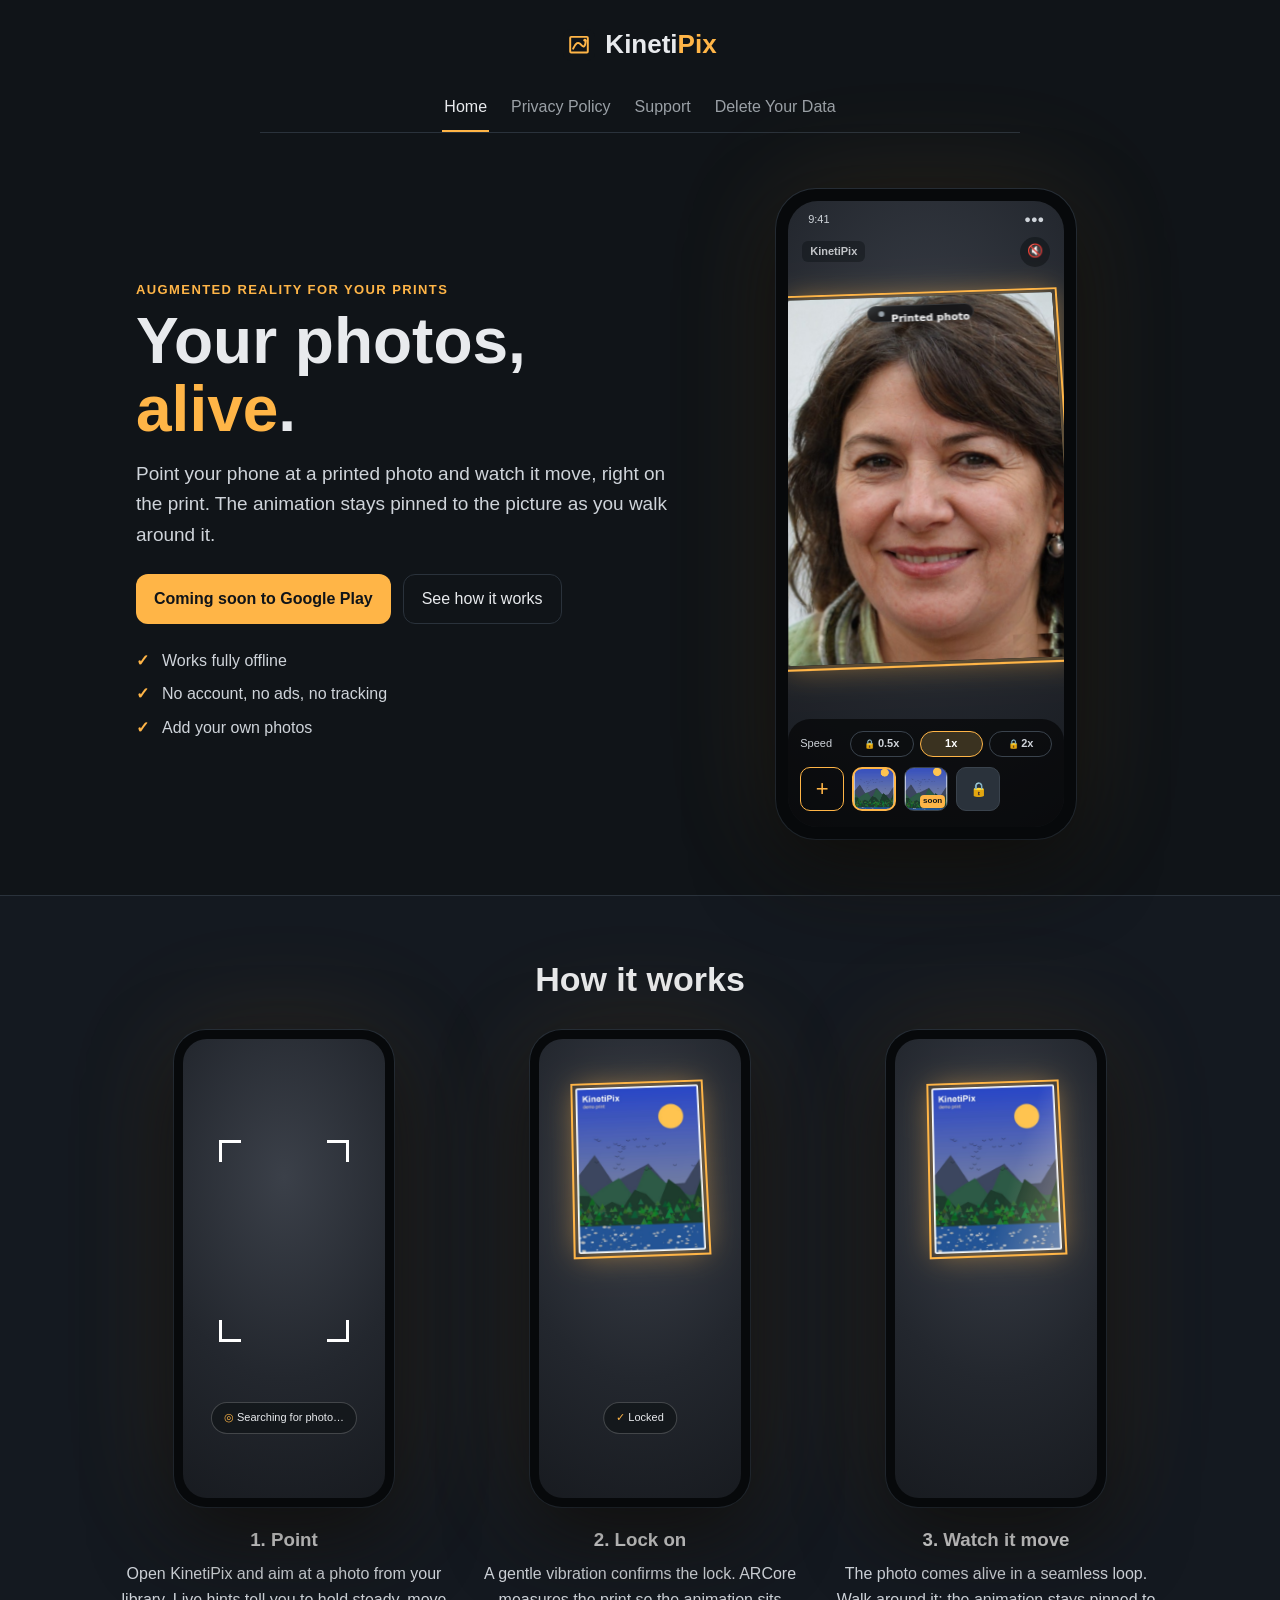
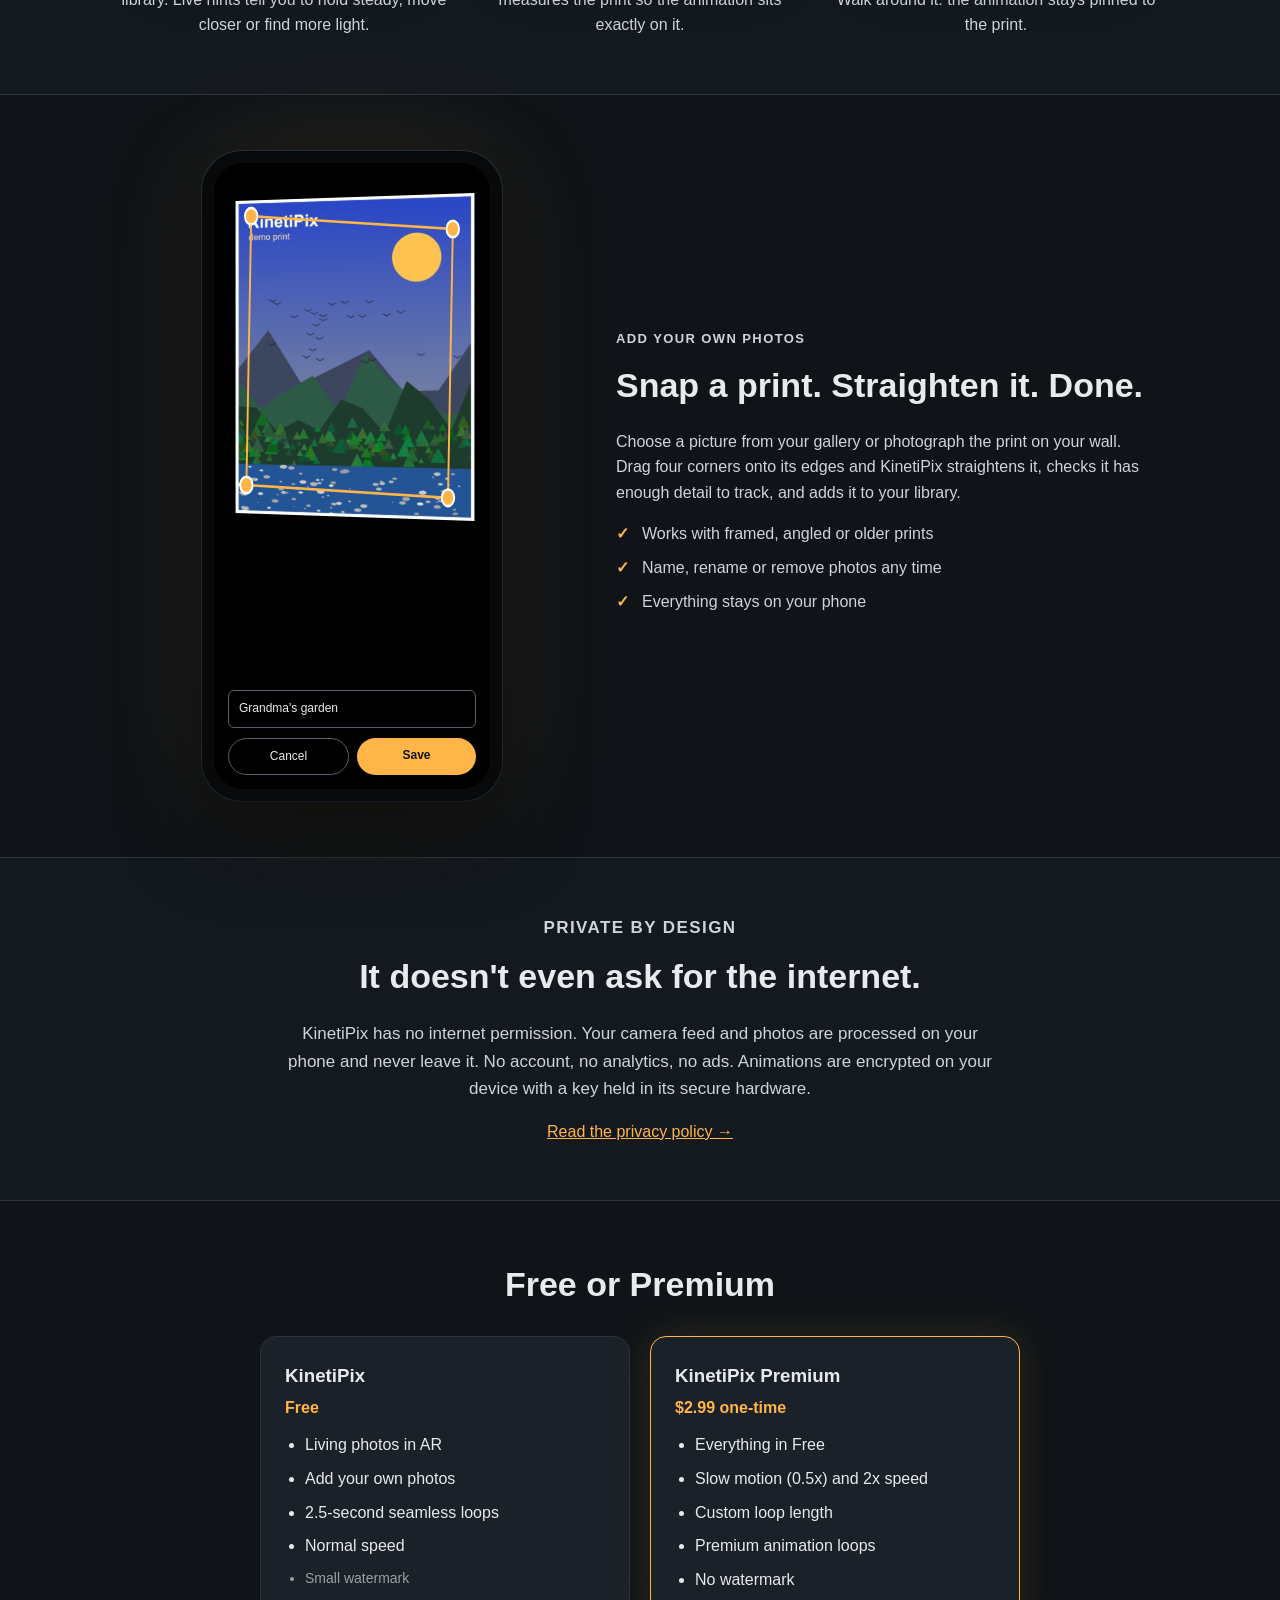
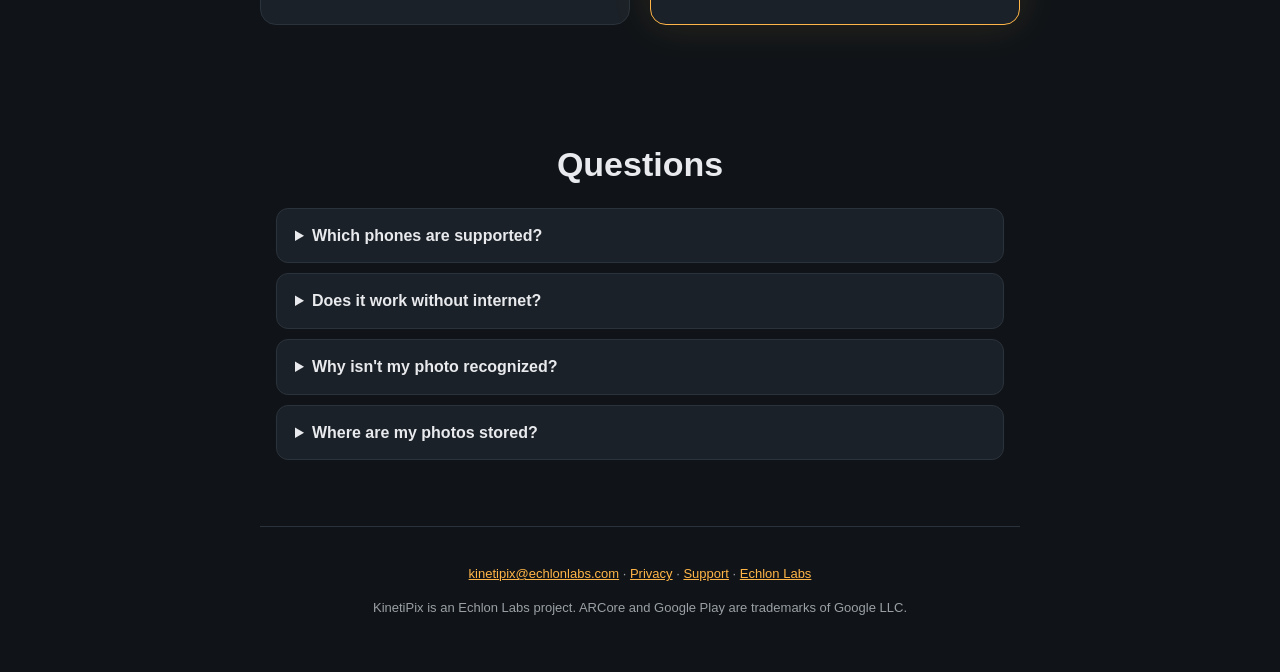
<file: index.html>
<!DOCTYPE html>
<html lang="en">
<head>
<meta charset="UTF-8">
<meta name="viewport" content="width=device-width, initial-scale=1.0">
<title>KinetiPix — Bring your printed photos to life</title>
<meta name="description" content="Point your phone at a printed photo and watch it come to life in augmented reality. KinetiPix works fully offline: no account, no ads, no tracking.">
<meta property="og:title" content="KinetiPix — Bring your printed photos to life">
<meta property="og:description" content="Point your phone at a printed photo and watch it move, right on the print. Works fully offline.">
<meta property="og:image" content="https://kinetipix.echlonlabs.com/assets/feature-graphic-1024x500.png">
<meta property="og:url" content="https://kinetipix.echlonlabs.com/">
<meta name="twitter:card" content="summary_large_image">
<meta name="theme-color" content="#101418">
<link rel="icon" type="image/png" href="assets/favicon-64.png">
<link rel="apple-touch-icon" href="assets/logo-192.png">
<link rel="stylesheet" href="style.css">
</head>
<body>
<header class="site-header">
  <a class="brand" href="index.html"><img src="assets/logo.svg" alt="" width="32" height="32"><span class="wordmark">Kineti<span>Pix</span></span></a>
</header>
<nav>
  <a href="index.html" class="active">Home</a>
  <a href="privacy-policy.html">Privacy Policy</a>
  <a href="support.html">Support</a>
  <a href="delete-data.html">Delete Your Data</a>
</nav>

<section class="hero">
  <div class="hero-copy">
    <p class="eyebrow">Augmented reality for your prints</p>
    <h1>Your photos, <em>alive</em>.</h1>
    <p class="lead">Point your phone at a printed photo and watch it move, right on the print. The animation stays pinned to the picture as you walk around it.</p>
    <div class="cta-row">
      <span class="badge-soon">Coming soon to Google Play</span>
      <a class="btn-ghost" href="#how">See how it works</a>
    </div>
    <ul class="hero-points">
      <li>Works fully offline</li>
      <li>No account, no ads, no tracking</li>
      <li>Add your own photos</li>
    </ul>
  </div>

  <!-- Mockup of the app's AR screen at the moment a print locks on. -->
  <div class="phone" aria-label="KinetiPix app showing an animated photo locked onto a print">
    <div class="screen scene">
      <div class="statusbar"><span>9:41</span><span>●●●</span></div>
      <div class="topbar">
        <span class="chip-mark">KinetiPix</span>
        <span class="fab" aria-hidden="true">🔇</span>
      </div>
      <div class="print locked">
        <img src="assets/print.jpg" alt="">
        <span class="shimmer"></span>
      </div>
      <div class="controls">
        <div class="speed"><span>Speed</span><b class="lock">0.5x</b><b class="on">1x</b><b class="lock">2x</b></div>
        <div class="carousel">
          <i class="tile add">+</i>
          <i class="tile sel" style="background-image:url(assets/print.jpg)"></i>
          <i class="tile" style="background-image:url(assets/print.jpg)"><b class="soon">soon</b></i>
          <i class="tile locked-tile"></i>
        </div>
      </div>
    </div>
  </div>
</section>

<section id="how" class="band">
  <h2>How it works</h2>
  <div class="steps">
    <div class="step">
      <div class="phone small">
        <div class="screen scene">
          <div class="reticle"></div>
          <span class="hint">Searching for photo…</span>
        </div>
      </div>
      <h3>1. Point</h3>
      <p>Open KinetiPix and aim at a photo from your library. Live hints tell you to hold steady, move closer or find more light.</p>
    </div>
    <div class="step">
      <div class="phone small">
        <div class="screen scene">
          <div class="print locked mini"><img src="assets/print.jpg" alt=""></div>
          <span class="hint ok">Locked</span>
        </div>
      </div>
      <h3>2. Lock on</h3>
      <p>A gentle vibration confirms the lock. ARCore measures the print so the animation sits exactly on it.</p>
    </div>
    <div class="step">
      <div class="phone small">
        <div class="screen scene">
          <div class="print locked mini moving"><img src="assets/print.jpg" alt=""><span class="shimmer"></span></div>
        </div>
      </div>
      <h3>3. Watch it move</h3>
      <p>The photo comes alive in a seamless loop. Walk around it: the animation stays pinned to the print.</p>
    </div>
  </div>
</section>

<section class="split">
  <div class="phone">
    <div class="screen crop">
      <div class="crop-stage">
        <img src="assets/print.jpg" alt="">
        <svg viewBox="0 0 100 100" preserveAspectRatio="none" aria-hidden="true">
          <polygon points="8,6 92,10 90,94 6,90"></polygon>
          <circle cx="8" cy="6" r="2.6"></circle><circle cx="92" cy="10" r="2.6"></circle>
          <circle cx="90" cy="94" r="2.6"></circle><circle cx="6" cy="90" r="2.6"></circle>
        </svg>
      </div>
      <div class="crop-form">
        <span class="field">Grandma's garden</span>
        <div class="crop-buttons"><span class="b2">Cancel</span><span class="b1">Save</span></div>
      </div>
    </div>
  </div>
  <div class="split-copy">
    <p class="eyebrow">Add your own photos</p>
    <h2>Snap a print. Straighten it. Done.</h2>
    <p>Choose a picture from your gallery or photograph the print on your wall. Drag four corners onto its edges and KinetiPix straightens it, checks it has enough detail to track, and adds it to your library.</p>
    <ul class="ticks">
      <li>Works with framed, angled or older prints</li>
      <li>Name, rename or remove photos any time</li>
      <li>Everything stays on your phone</li>
    </ul>
  </div>
</section>

<section class="band">
  <div class="privacy">
    <p class="eyebrow">Private by design</p>
    <h2>It doesn't even ask for the internet.</h2>
    <p>KinetiPix has no internet permission. Your camera feed and photos are processed on your phone and never leave it. No account, no analytics, no ads. Animations are encrypted on your device with a key held in its secure hardware.</p>
    <a href="privacy-policy.html">Read the privacy policy →</a>
  </div>
</section>

<section class="pricing">
  <h2>Free or Premium</h2>
  <div class="plans">
    <div class="plan">
      <h3>KinetiPix</h3>
      <p class="price">Free</p>
      <ul>
        <li>Living photos in AR</li>
        <li>Add your own photos</li>
        <li>2.5-second seamless loops</li>
        <li>Normal speed</li>
        <li class="muted">Small watermark</li>
      </ul>
    </div>
    <div class="plan featured">
      <h3>KinetiPix Premium</h3>
      <p class="price">$2.99 one-time</p>
      <ul>
        <li>Everything in Free</li>
        <li>Slow motion (0.5x) and 2x speed</li>
        <li>Custom loop length</li>
        <li>Premium animation loops</li>
        <li>No watermark</li>
      </ul>
    </div>
  </div>
</section>

<section class="faq">
  <h2>Questions</h2>
  <details><summary>Which phones are supported?</summary><p>Android 9 or newer phones that support <a href="https://developers.google.com/ar/devices" rel="noopener">Google Play Services for AR</a>.</p></details>
  <details><summary>Does it work without internet?</summary><p>Yes, completely. KinetiPix does not request internet access at all.</p></details>
  <details><summary>Why isn't my photo recognized?</summary><p>Only photos in your KinetiPix library come to life, so add it first. Then move the phone slowly for a second so the app can measure the print. Very plain photos have too little detail to track. More tips on the <a href="support.html">support page</a>.</p></details>
  <details><summary>Where are my photos stored?</summary><p>Only on your phone, in the app's private storage. You can delete them in the app, or clear everything by uninstalling. See <a href="delete-data.html">Delete Your Data</a>.</p></details>
</section>

<footer>
  <p><a href="mailto:kinetipix@echlonlabs.com">kinetipix@echlonlabs.com</a> · <a href="privacy-policy.html">Privacy</a> · <a href="support.html">Support</a> · <a href="https://echlonlabs.com">Echlon Labs</a></p>
  <p>KinetiPix is an Echlon Labs project. ARCore and Google Play are trademarks of Google LLC.</p>
</footer>
<script src="kp-live.js?v=4" defer></script></body>
</html>
</file>
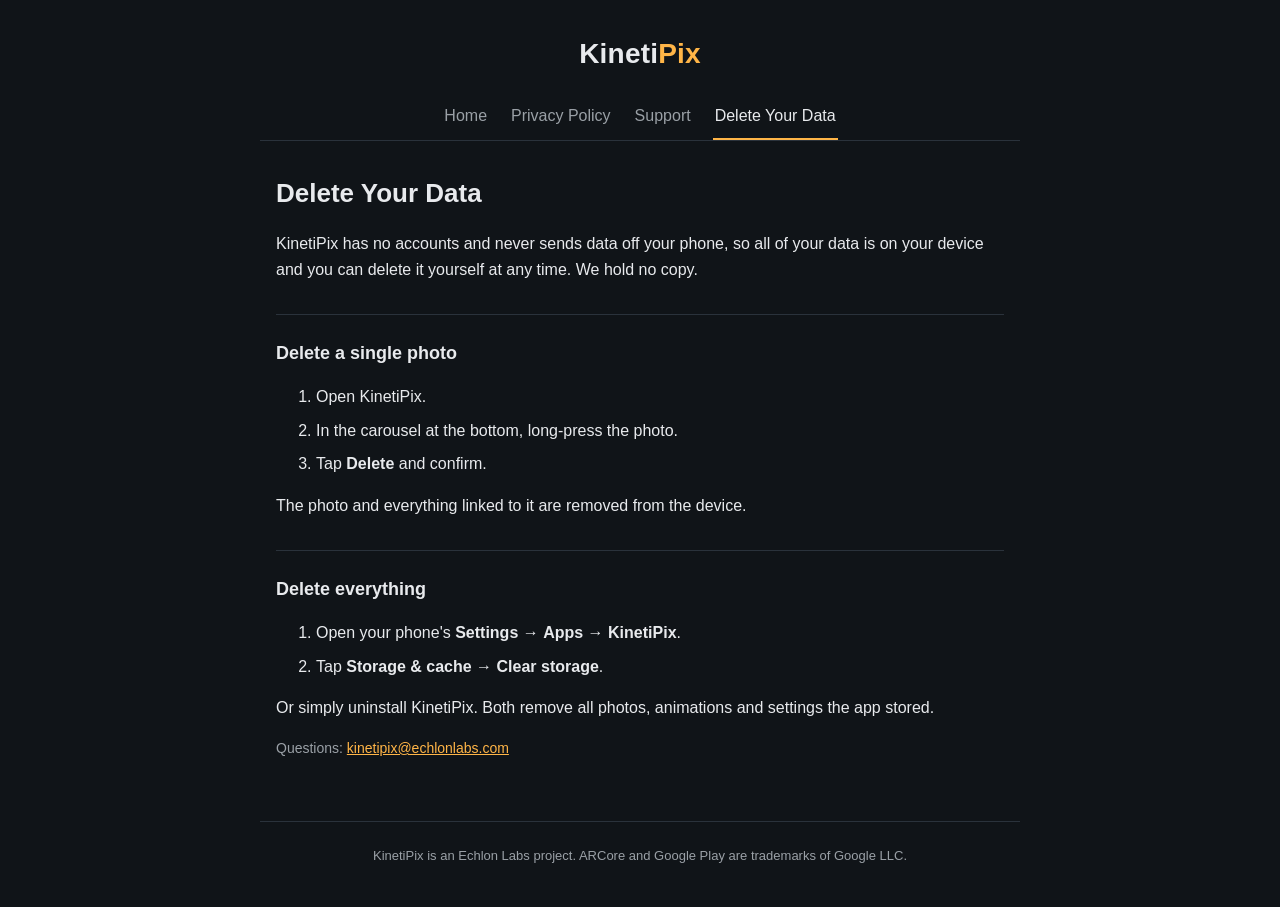
<file: delete-data.html>
<!DOCTYPE html>
<html lang="en">
<head>
<meta charset="UTF-8">
<meta name="viewport" content="width=device-width, initial-scale=1.0">
<title>KinetiPix — Delete Your Data</title>
<link rel="stylesheet" href="style.css">
</head>
<body>
<header>
  <h1>Kineti<span>Pix</span></h1>
</header>
<nav>
  <a href="index.html">Home</a>
  <a href="privacy-policy.html">Privacy Policy</a>
  <a href="support.html">Support</a>
  <a href="delete-data.html" class="active">Delete Your Data</a>
</nav>
<main>
  <h1>Delete Your Data</h1>
  <p>KinetiPix has no accounts and never sends data off your phone, so all of your data is on your device and you can delete it yourself at any time. We hold no copy.</p>

  <h2>Delete a single photo</h2>
  <ol>
    <li>Open KinetiPix.</li>
    <li>In the carousel at the bottom, long-press the photo.</li>
    <li>Tap <strong>Delete</strong> and confirm.</li>
  </ol>
  <p>The photo and everything linked to it are removed from the device.</p>

  <h2>Delete everything</h2>
  <ol>
    <li>Open your phone's <strong>Settings</strong> → <strong>Apps</strong> → <strong>KinetiPix</strong>.</li>
    <li>Tap <strong>Storage &amp; cache</strong> → <strong>Clear storage</strong>.</li>
  </ol>
  <p>Or simply uninstall KinetiPix. Both remove all photos, animations and settings the app stored.</p>

  <p class="muted">Questions: <a href="mailto:kinetipix@echlonlabs.com">kinetipix@echlonlabs.com</a></p>
</main>
<footer>
  KinetiPix is an Echlon Labs project. ARCore and Google Play are trademarks of Google LLC.
</footer>
</body>
</html>
</file>
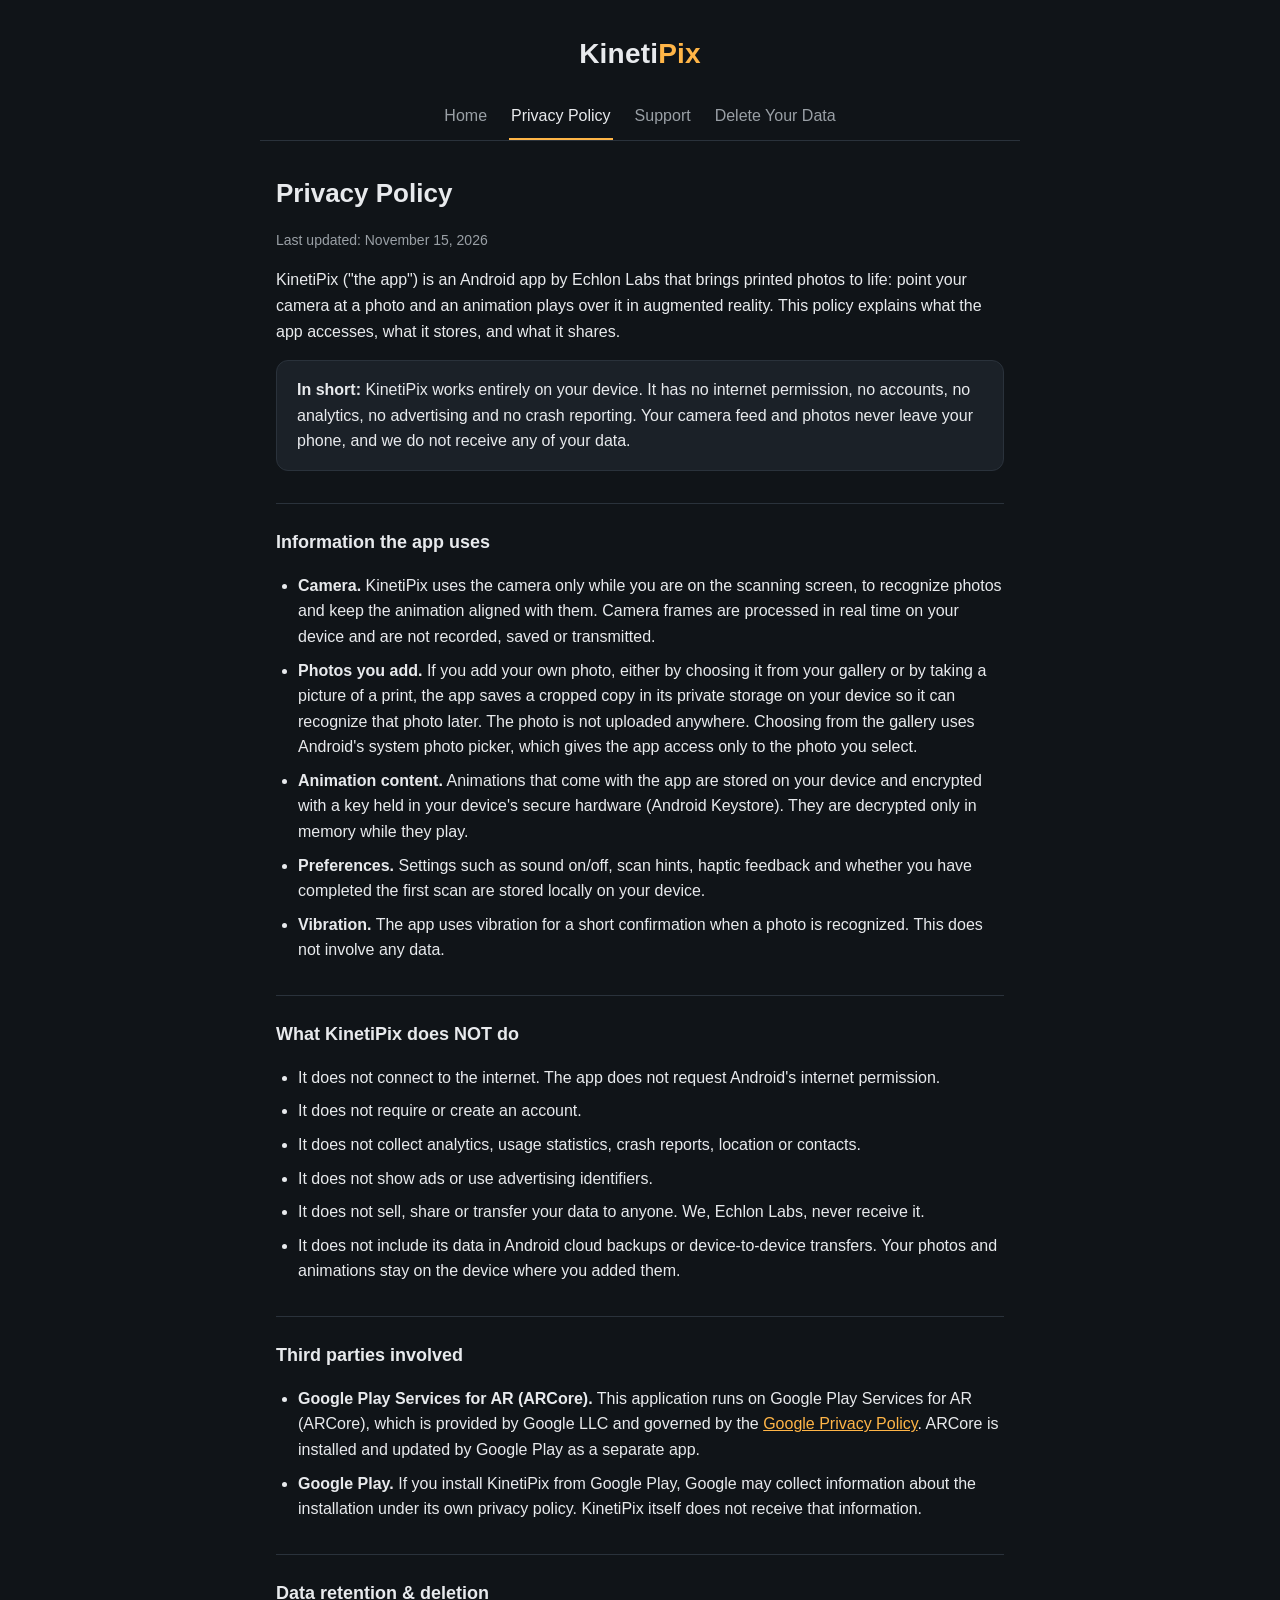
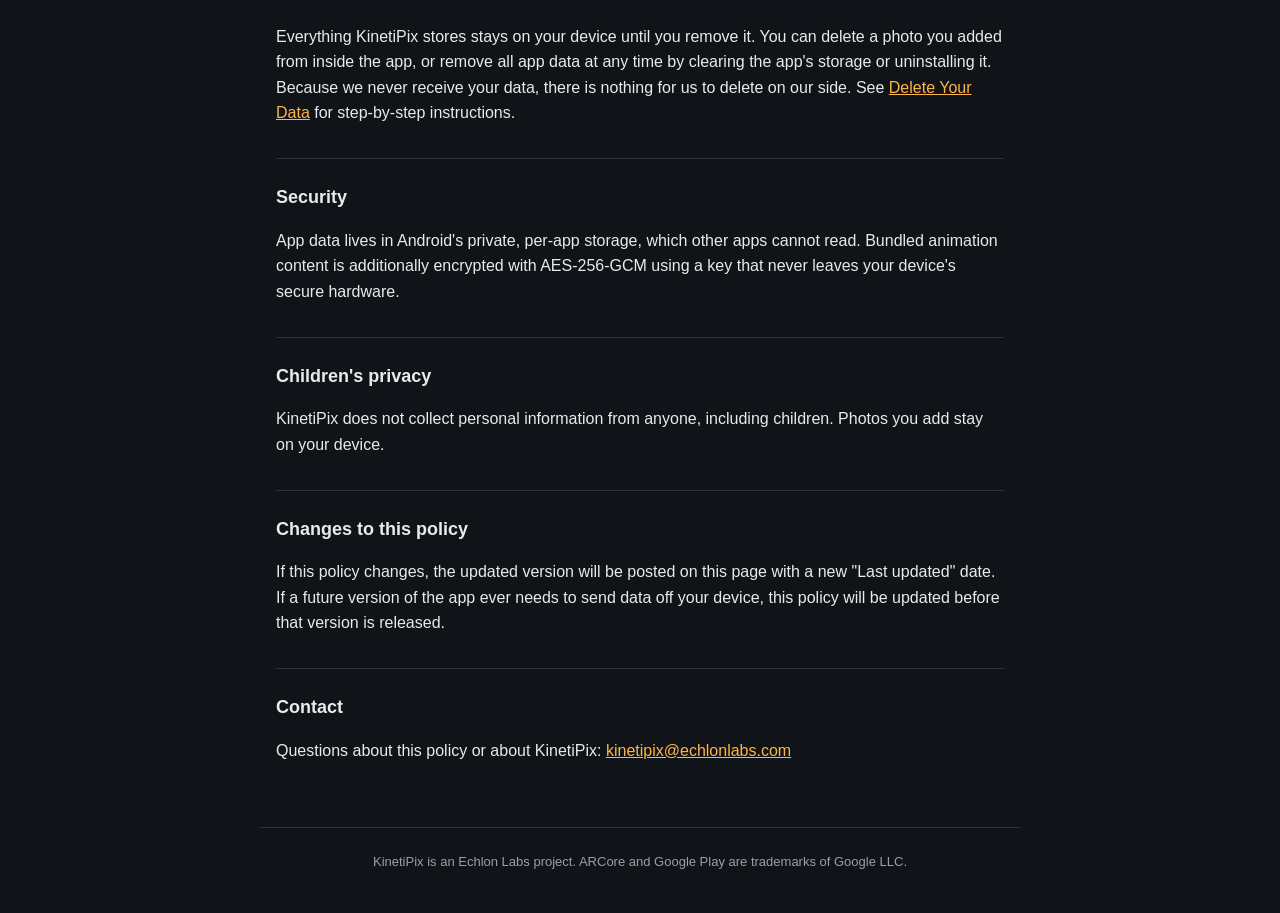
<file: privacy-policy.html>
<!DOCTYPE html>
<html lang="en">
<head>
<meta charset="UTF-8">
<meta name="viewport" content="width=device-width, initial-scale=1.0">
<title>KinetiPix — Privacy Policy</title>
<meta name="description" content="How KinetiPix handles your camera, photos and data. KinetiPix works fully offline and never sends your data anywhere.">
<link rel="stylesheet" href="style.css">
</head>
<body>
<header>
  <h1>Kineti<span>Pix</span></h1>
</header>
<nav>
  <a href="index.html">Home</a>
  <a href="privacy-policy.html" class="active">Privacy Policy</a>
  <a href="support.html">Support</a>
  <a href="delete-data.html">Delete Your Data</a>
</nav>
<main>
  <h1>Privacy Policy</h1>
  <p class="muted">Last updated: November 15, 2026</p>

  <p>KinetiPix ("the app") is an Android app by Echlon Labs that brings printed photos to life: point your camera at a photo and an animation plays over it in augmented reality. This policy explains what the app accesses, what it stores, and what it shares.</p>

  <div class="card">
    <strong>In short:</strong> KinetiPix works entirely on your device. It has no internet permission, no accounts, no analytics, no advertising and no crash reporting. Your camera feed and photos never leave your phone, and we do not receive any of your data.
  </div>

  <h2>Information the app uses</h2>
  <ul>
    <li><strong>Camera.</strong> KinetiPix uses the camera only while you are on the scanning screen, to recognize photos and keep the animation aligned with them. Camera frames are processed in real time on your device and are not recorded, saved or transmitted.</li>
    <li><strong>Photos you add.</strong> If you add your own photo, either by choosing it from your gallery or by taking a picture of a print, the app saves a cropped copy in its private storage on your device so it can recognize that photo later. The photo is not uploaded anywhere. Choosing from the gallery uses Android's system photo picker, which gives the app access only to the photo you select.</li>
    <li><strong>Animation content.</strong> Animations that come with the app are stored on your device and encrypted with a key held in your device's secure hardware (Android Keystore). They are decrypted only in memory while they play.</li>
    <li><strong>Preferences.</strong> Settings such as sound on/off, scan hints, haptic feedback and whether you have completed the first scan are stored locally on your device.</li>
    <li><strong>Vibration.</strong> The app uses vibration for a short confirmation when a photo is recognized. This does not involve any data.</li>
  </ul>

  <h2>What KinetiPix does NOT do</h2>
  <ul>
    <li>It does not connect to the internet. The app does not request Android's internet permission.</li>
    <li>It does not require or create an account.</li>
    <li>It does not collect analytics, usage statistics, crash reports, location or contacts.</li>
    <li>It does not show ads or use advertising identifiers.</li>
    <li>It does not sell, share or transfer your data to anyone. We, Echlon Labs, never receive it.</li>
    <li>It does not include its data in Android cloud backups or device-to-device transfers. Your photos and animations stay on the device where you added them.</li>
  </ul>

  <h2>Third parties involved</h2>
  <ul>
    <li><strong>Google Play Services for AR (ARCore).</strong> This application runs on Google Play Services for AR (ARCore), which is provided by Google LLC and governed by the <a href="https://policies.google.com/privacy" rel="noopener">Google Privacy Policy</a>. ARCore is installed and updated by Google Play as a separate app.</li>
    <li><strong>Google Play.</strong> If you install KinetiPix from Google Play, Google may collect information about the installation under its own privacy policy. KinetiPix itself does not receive that information.</li>
  </ul>

  <h2>Data retention &amp; deletion</h2>
  <p>Everything KinetiPix stores stays on your device until you remove it. You can delete a photo you added from inside the app, or remove all app data at any time by clearing the app's storage or uninstalling it. Because we never receive your data, there is nothing for us to delete on our side. See <a href="delete-data.html">Delete Your Data</a> for step-by-step instructions.</p>

  <h2>Security</h2>
  <p>App data lives in Android's private, per-app storage, which other apps cannot read. Bundled animation content is additionally encrypted with AES-256-GCM using a key that never leaves your device's secure hardware.</p>

  <h2>Children's privacy</h2>
  <p>KinetiPix does not collect personal information from anyone, including children. Photos you add stay on your device.</p>

  <h2>Changes to this policy</h2>
  <p>If this policy changes, the updated version will be posted on this page with a new "Last updated" date. If a future version of the app ever needs to send data off your device, this policy will be updated before that version is released.</p>

  <h2>Contact</h2>
  <p>Questions about this policy or about KinetiPix: <a href="mailto:kinetipix@echlonlabs.com">kinetipix@echlonlabs.com</a></p>
</main>
<footer>
  KinetiPix is an Echlon Labs project. ARCore and Google Play are trademarks of Google LLC.
</footer>
</body>
</html>
</file>
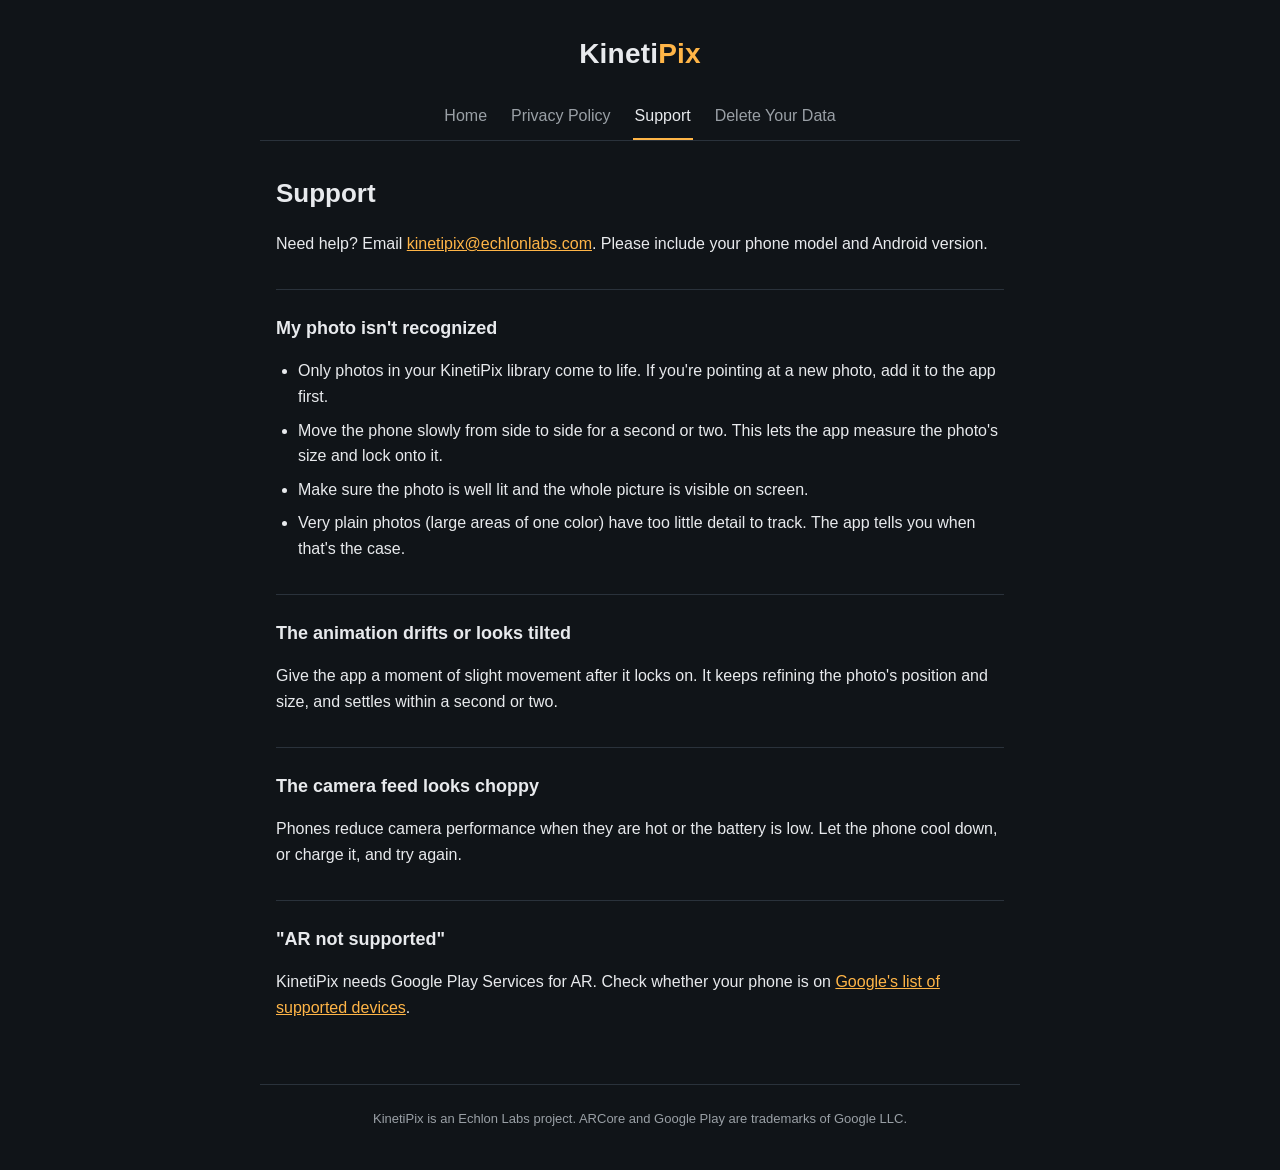
<file: support.html>
<!DOCTYPE html>
<html lang="en">
<head>
<meta charset="UTF-8">
<meta name="viewport" content="width=device-width, initial-scale=1.0">
<title>KinetiPix — Support</title>
<link rel="stylesheet" href="style.css">
</head>
<body>
<header>
  <h1>Kineti<span>Pix</span></h1>
</header>
<nav>
  <a href="index.html">Home</a>
  <a href="privacy-policy.html">Privacy Policy</a>
  <a href="support.html" class="active">Support</a>
  <a href="delete-data.html">Delete Your Data</a>
</nav>
<main>
  <h1>Support</h1>
  <p>Need help? Email <a href="mailto:kinetipix@echlonlabs.com">kinetipix@echlonlabs.com</a>. Please include your phone model and Android version.</p>

  <h2>My photo isn't recognized</h2>
  <ul>
    <li>Only photos in your KinetiPix library come to life. If you're pointing at a new photo, add it to the app first.</li>
    <li>Move the phone slowly from side to side for a second or two. This lets the app measure the photo's size and lock onto it.</li>
    <li>Make sure the photo is well lit and the whole picture is visible on screen.</li>
    <li>Very plain photos (large areas of one color) have too little detail to track. The app tells you when that's the case.</li>
  </ul>

  <h2>The animation drifts or looks tilted</h2>
  <p>Give the app a moment of slight movement after it locks on. It keeps refining the photo's position and size, and settles within a second or two.</p>

  <h2>The camera feed looks choppy</h2>
  <p>Phones reduce camera performance when they are hot or the battery is low. Let the phone cool down, or charge it, and try again.</p>

  <h2>"AR not supported"</h2>
  <p>KinetiPix needs Google Play Services for AR. Check whether your phone is on <a href="https://developers.google.com/ar/devices" rel="noopener">Google's list of supported devices</a>.</p>
</main>
<footer>
  KinetiPix is an Echlon Labs project. ARCore and Google Play are trademarks of Google LLC.
</footer>
</body>
</html>
</file>
<file: style.css>
:root {
  --bg: #101418;
  --card: #1b2128;
  --text: #e8eaed;
  --muted: #9aa0a6;
  --accent: #ffb547;
  --border: #2a323b;
}

* { box-sizing: border-box; }

body {
  margin: 0;
  font-family: -apple-system, BlinkMacSystemFont, "Segoe UI", Roboto, Helvetica, Arial, sans-serif;
  background: var(--bg);
  color: var(--text);
  line-height: 1.6;
}

header {
  padding: 32px 16px 8px;
  text-align: center;
}

header h1 {
  margin: 0;
  max-width: 760px;
  margin-inline: auto;
  font-size: 28px;
  letter-spacing: 0.2px;
}

header h1 span { color: var(--accent); }

nav {
  max-width: 760px;
  margin: 0 auto;
  padding: 8px 16px 0;
  display: flex;
  flex-wrap: wrap;
  justify-content: center;
  gap: 8px 20px;
  border-bottom: 1px solid var(--border);
}

nav a {
  color: var(--muted);
  text-decoration: none;
  padding: 10px 2px;
  border-bottom: 2px solid transparent;
}

nav a:hover { color: var(--text); }
nav a.active { color: var(--text); border-bottom-color: var(--accent); }

main {
  max-width: 760px;
  margin: 0 auto;
  padding: 24px 16px 48px;
}

h1 { font-size: 26px; margin: 8px 0; }
h2 { margin-top: 32px; font-size: 18px; border-top: 1px solid var(--border); padding-top: 24px; }

a { color: var(--accent); }

ul { padding-left: 22px; }
li { margin: 8px 0; }

.card {
  background: var(--card);
  border: 1px solid var(--border);
  border-radius: 12px;
  padding: 16px 20px;
  margin: 16px 0;
}

.muted { color: var(--muted); font-size: 14px; }

footer {
  max-width: 760px;
  margin: 0 auto;
  padding: 24px 16px 40px;
  border-top: 1px solid var(--border);
  color: var(--muted);
  font-size: 13px;
  text-align: center;
}

/* ---------------------------------------------------------------- landing page */
.site-header { padding: 24px 16px 8px; text-align: center; }
.brand { display: inline-flex; align-items: center; gap: 10px; color: var(--text); text-decoration: none; font-size: 26px; font-weight: 700; }
.brand .wordmark span { color: var(--accent); }
.brand img { border-radius: 8px; }

section { max-width: 1040px; margin: 0 auto; padding: 56px 16px; }
section h2 { border: 0; padding: 0; margin: 0 0 16px; font-size: clamp(24px, 4vw, 34px); }
.eyebrow { color: var(--accent); text-transform: uppercase; letter-spacing: 1.4px; font-size: 13px; font-weight: 600; margin: 0 0 8px; }

.hero { display: grid; grid-template-columns: 1.1fr 0.9fr; gap: 40px; align-items: center; }
.hero h1 { font-size: clamp(38px, 7vw, 64px); line-height: 1.05; margin: 0 0 16px; }
.hero h1 em { font-style: normal; color: var(--accent); }
.lead { font-size: 19px; color: #cfd4da; margin: 0 0 24px; }
.cta-row { display: flex; flex-wrap: wrap; gap: 12px; align-items: center; margin-bottom: 24px; }
.badge-soon { background: var(--accent); color: #101418; font-weight: 700; padding: 12px 18px; border-radius: 12px; }
.btn-ghost { border: 1px solid var(--border); color: var(--text); text-decoration: none; padding: 11px 18px; border-radius: 12px; }
.btn-ghost:hover { border-color: var(--accent); }
.hero-points, .ticks { list-style: none; padding: 0; margin: 0; }
.hero-points li, .ticks li { padding-left: 26px; position: relative; color: #cfd4da; }
.hero-points li::before, .ticks li::before { content: "\2713"; color: var(--accent); position: absolute; left: 0; font-weight: 700; }

/* Phone mockups, drawn in CSS from the real app's UI. */
.phone { position: relative; width: min(300px, 78vw); aspect-ratio: 9 / 19.5; margin: 0 auto; border-radius: 40px; background: #07090b;
  padding: 12px; box-shadow: 0 30px 80px rgba(0, 0, 0, 0.55), 0 0 0 1px #2a323b, 0 0 120px rgba(255, 181, 71, 0.12); }
.phone.small { width: min(220px, 60vw); border-radius: 32px; padding: 9px; }
.screen { position: relative; height: 100%; border-radius: 30px; overflow: hidden; }
.phone.small .screen { border-radius: 24px; }
.scene { background: radial-gradient(120% 80% at 50% 30%, #3b4049 0%, #23272e 55%, #171a1f 100%); }
.statusbar { display: flex; justify-content: space-between; padding: 10px 20px 0; font-size: 11px; color: #cfd4da; }
.topbar { display: flex; justify-content: space-between; align-items: center; padding: 8px 14px; }
.chip-mark { background: rgba(16, 20, 24, 0.6); border-radius: 6px; padding: 2px 8px; font-size: 11px; font-weight: 700; opacity: 0.8; }
.fab { width: 30px; height: 30px; border-radius: 50%; background: rgba(16, 20, 24, 0.6); display: grid; place-items: center; font-size: 13px; }

.print { position: relative; width: 70%; margin: 12px auto 0; transform: perspective(600px) rotateX(8deg) rotateZ(-2deg); }
.print img { display: block; width: 100%; border-radius: 2px; }
.print.locked { outline: 2px solid var(--accent); outline-offset: 3px; box-shadow: 0 0 28px rgba(255, 181, 71, 0.55); }
.print.mini { width: 62%; margin-top: 22%; }
.shimmer { position: absolute; inset: 0; background: linear-gradient(110deg, transparent 30%, rgba(255, 220, 160, 0.35) 50%, transparent 70%);
  background-size: 250% 100%; animation: shimmer 2.5s linear infinite; mix-blend-mode: screen; }
.moving img { animation: breathe 2.5s ease-in-out infinite; transform-origin: 50% 70%; }
@keyframes shimmer { from { background-position: 150% 0; } to { background-position: -100% 0; } }
@keyframes breathe { 0%, 100% { transform: scale(1); } 50% { transform: scale(1.035); } }

.controls { position: absolute; left: 0; right: 0; bottom: 0; padding: 12px 12px 16px; background: rgba(0, 0, 0, 0.6); border-radius: 22px 22px 0 0; }
.speed { display: flex; align-items: center; gap: 6px; font-size: 11px; margin-bottom: 10px; }
.speed span { width: 44px; color: #cfd4da; }
.speed b { flex: 1; text-align: center; border: 1px solid #3a434d; border-radius: 999px; padding: 3px 0; font-weight: 600; color: #cfd4da; }
.speed b.on { background: #3a3220; border-color: var(--accent); color: #fff; }
.speed b.lock::before { content: "\1F512  "; font-size: 9px; }
.carousel { display: flex; gap: 8px; }
.tile { width: 44px; height: 44px; border-radius: 10px; background: #2a323b center / cover; border: 1px solid #3a434d; position: relative; display: grid; place-items: center; font-style: normal; }
.tile.add { color: var(--accent); border-color: var(--accent); font-size: 22px; background: transparent; }
.tile.sel { border: 2px solid var(--accent); }
.tile.locked-tile::after { content: "\1F512"; font-size: 14px; }
.soon { position: absolute; right: 2px; bottom: 2px; background: var(--accent); color: #101418; font-size: 8px; padding: 0 3px; border-radius: 4px; }

.reticle { position: absolute; left: 18%; right: 18%; top: 22%; bottom: 34%; animation: pulse 1.1s ease-in-out infinite alternate;
  background:
    linear-gradient(#fff, #fff) left top / 22px 3px no-repeat, linear-gradient(#fff, #fff) left top / 3px 22px no-repeat,
    linear-gradient(#fff, #fff) right top / 22px 3px no-repeat, linear-gradient(#fff, #fff) right top / 3px 22px no-repeat,
    linear-gradient(#fff, #fff) left bottom / 22px 3px no-repeat, linear-gradient(#fff, #fff) left bottom / 3px 22px no-repeat,
    linear-gradient(#fff, #fff) right bottom / 22px 3px no-repeat, linear-gradient(#fff, #fff) right bottom / 3px 22px no-repeat; }
@keyframes pulse { from { transform: scale(0.94); opacity: 0.55; } to { transform: scale(1); opacity: 1; } }
.hint { position: absolute; left: 50%; bottom: 14%; transform: translateX(-50%); white-space: nowrap; font-size: 11px;
  background: rgba(16, 20, 24, 0.7); border: 1px solid rgba(255, 255, 255, 0.2); border-radius: 999px; padding: 6px 12px; }
.hint::before { content: "\25CE  "; color: var(--accent); }
.hint.ok::before { content: "\2713  "; }

.band { max-width: none; background: #141920; border-top: 1px solid var(--border); border-bottom: 1px solid var(--border); }
.band > * { max-width: 1040px; margin-left: auto; margin-right: auto; }
.band > h2 { text-align: center; }
.steps { display: grid; grid-template-columns: repeat(3, 1fr); gap: 28px; margin-top: 24px; }
.step { text-align: center; }
.step h3 { margin: 18px 0 6px; }
.step p { color: #cfd4da; margin: 0; }

.split { display: grid; grid-template-columns: 0.9fr 1.1fr; gap: 48px; align-items: center; }
.split-copy p { color: #cfd4da; }
.crop { background: #000; display: flex; flex-direction: column; }
.crop-stage { position: relative; margin: 34px 18px 0; }
.crop-stage img { display: block; width: 100%; transform: perspective(500px) rotateY(-6deg); }
.crop-stage svg { position: absolute; inset: 0; width: 100%; height: 100%; }
.crop-stage polygon { fill: none; stroke: var(--accent); stroke-width: 0.8; }
.crop-stage circle { fill: var(--accent); stroke: #fff; stroke-width: 0.8; }
.crop-form { margin-top: auto; padding: 14px; }
.field { display: block; border: 1px solid #55606c; border-radius: 6px; padding: 8px 10px; font-size: 12px; margin-bottom: 10px; }
.crop-buttons { display: flex; gap: 8px; font-size: 12px; text-align: center; }
.crop-buttons span { flex: 1; border-radius: 999px; padding: 8px 0; }
.b1 { background: var(--accent); color: #101418; font-weight: 700; }
.b2 { border: 1px solid #55606c; }

.privacy { text-align: center; max-width: 720px !important; }
.privacy p { color: #cfd4da; font-size: 17px; }

.pricing h2, .faq h2 { text-align: center; }
.plans { display: grid; grid-template-columns: 1fr 1fr; gap: 20px; max-width: 760px; margin: 24px auto 0; }
.plan { background: var(--card); border: 1px solid var(--border); border-radius: 16px; padding: 24px; }
.plan.featured { border-color: var(--accent); box-shadow: 0 0 40px rgba(255, 181, 71, 0.12); }
.plan h3 { margin: 0; }
.price { color: var(--accent); font-weight: 700; margin: 4px 0 12px; }
.plan ul { margin: 0; padding-left: 20px; }

.faq { max-width: 760px; }
details { background: var(--card); border: 1px solid var(--border); border-radius: 12px; padding: 14px 18px; margin: 10px 0; }
summary { cursor: pointer; font-weight: 600; }
details p { color: #cfd4da; margin: 10px 0 0; }

@media (max-width: 800px) {
  .hero, .split { grid-template-columns: 1fr; }
  .split .phone { order: 2; }
  .steps { grid-template-columns: 1fr; gap: 44px; }
  .plans { grid-template-columns: 1fr; }
}

@media (prefers-reduced-motion: reduce) {
  .shimmer, .moving img, .reticle { animation: none; }
}
</file>
